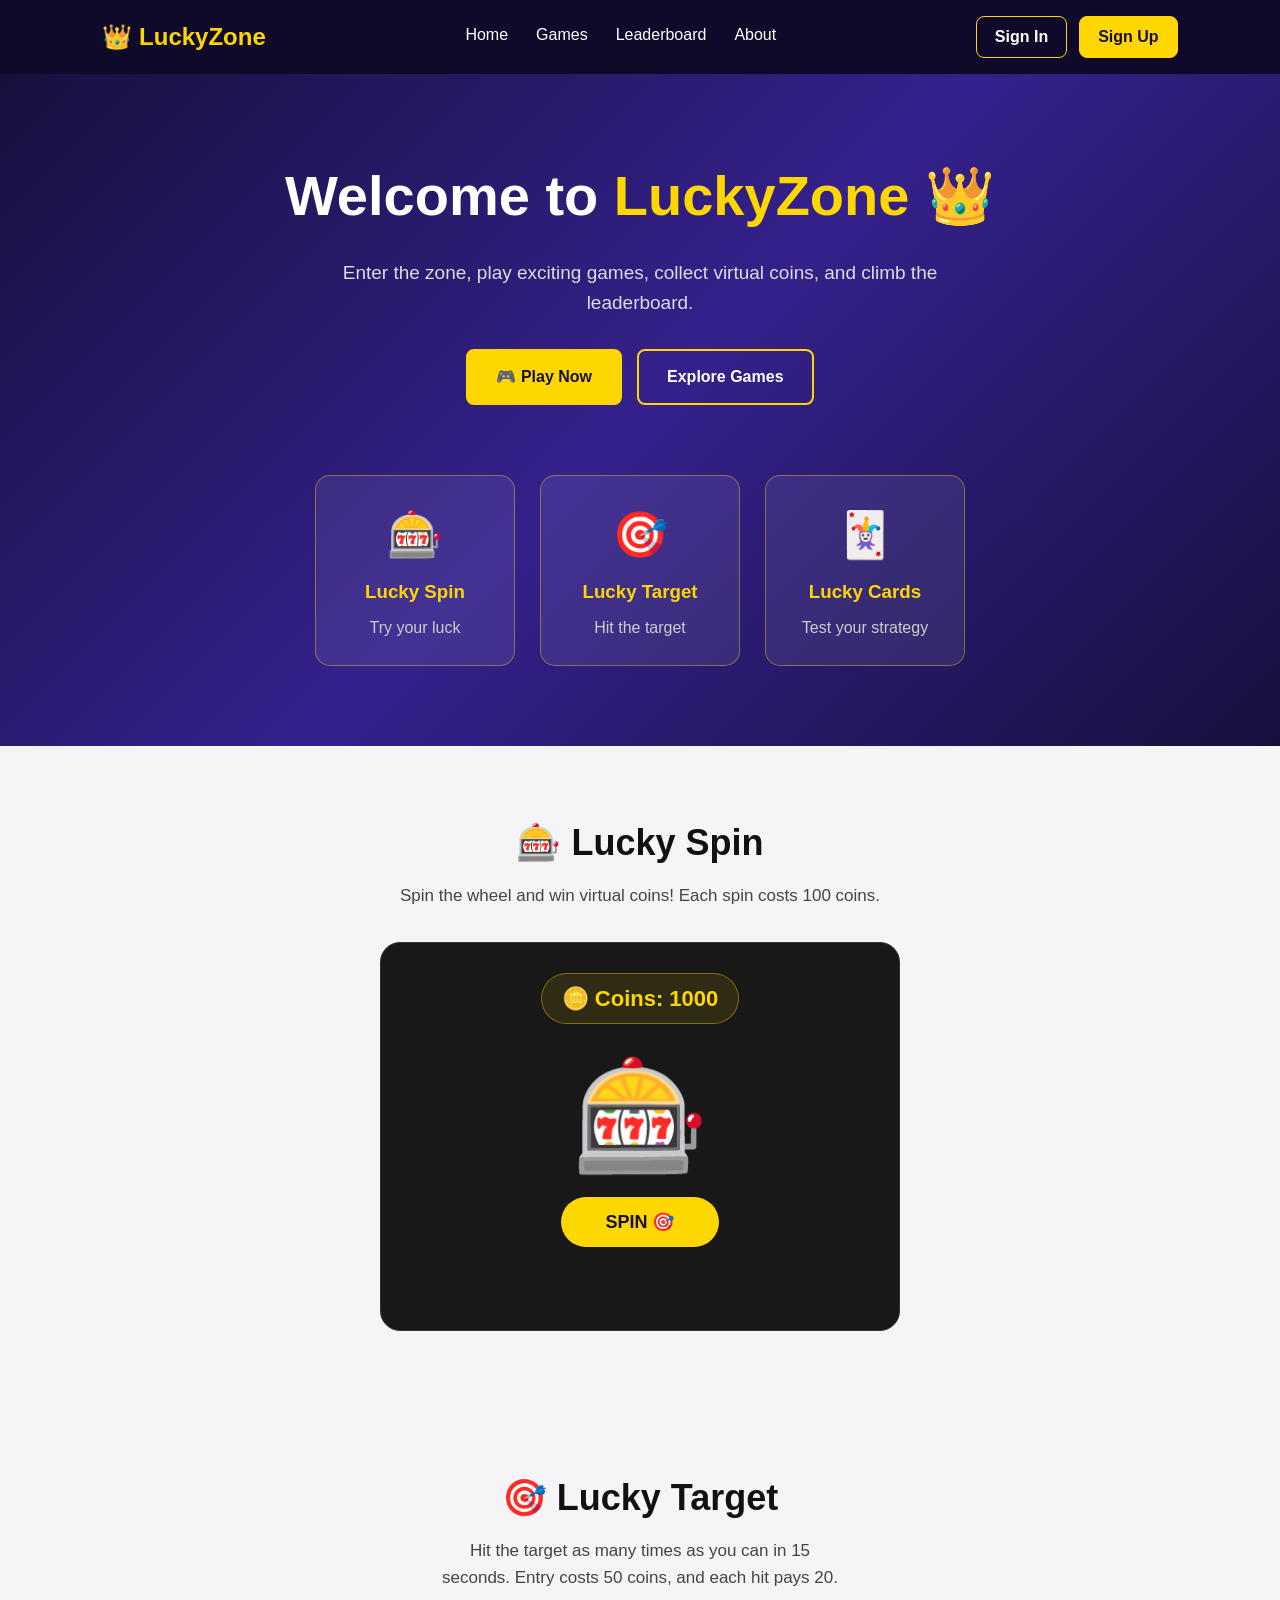
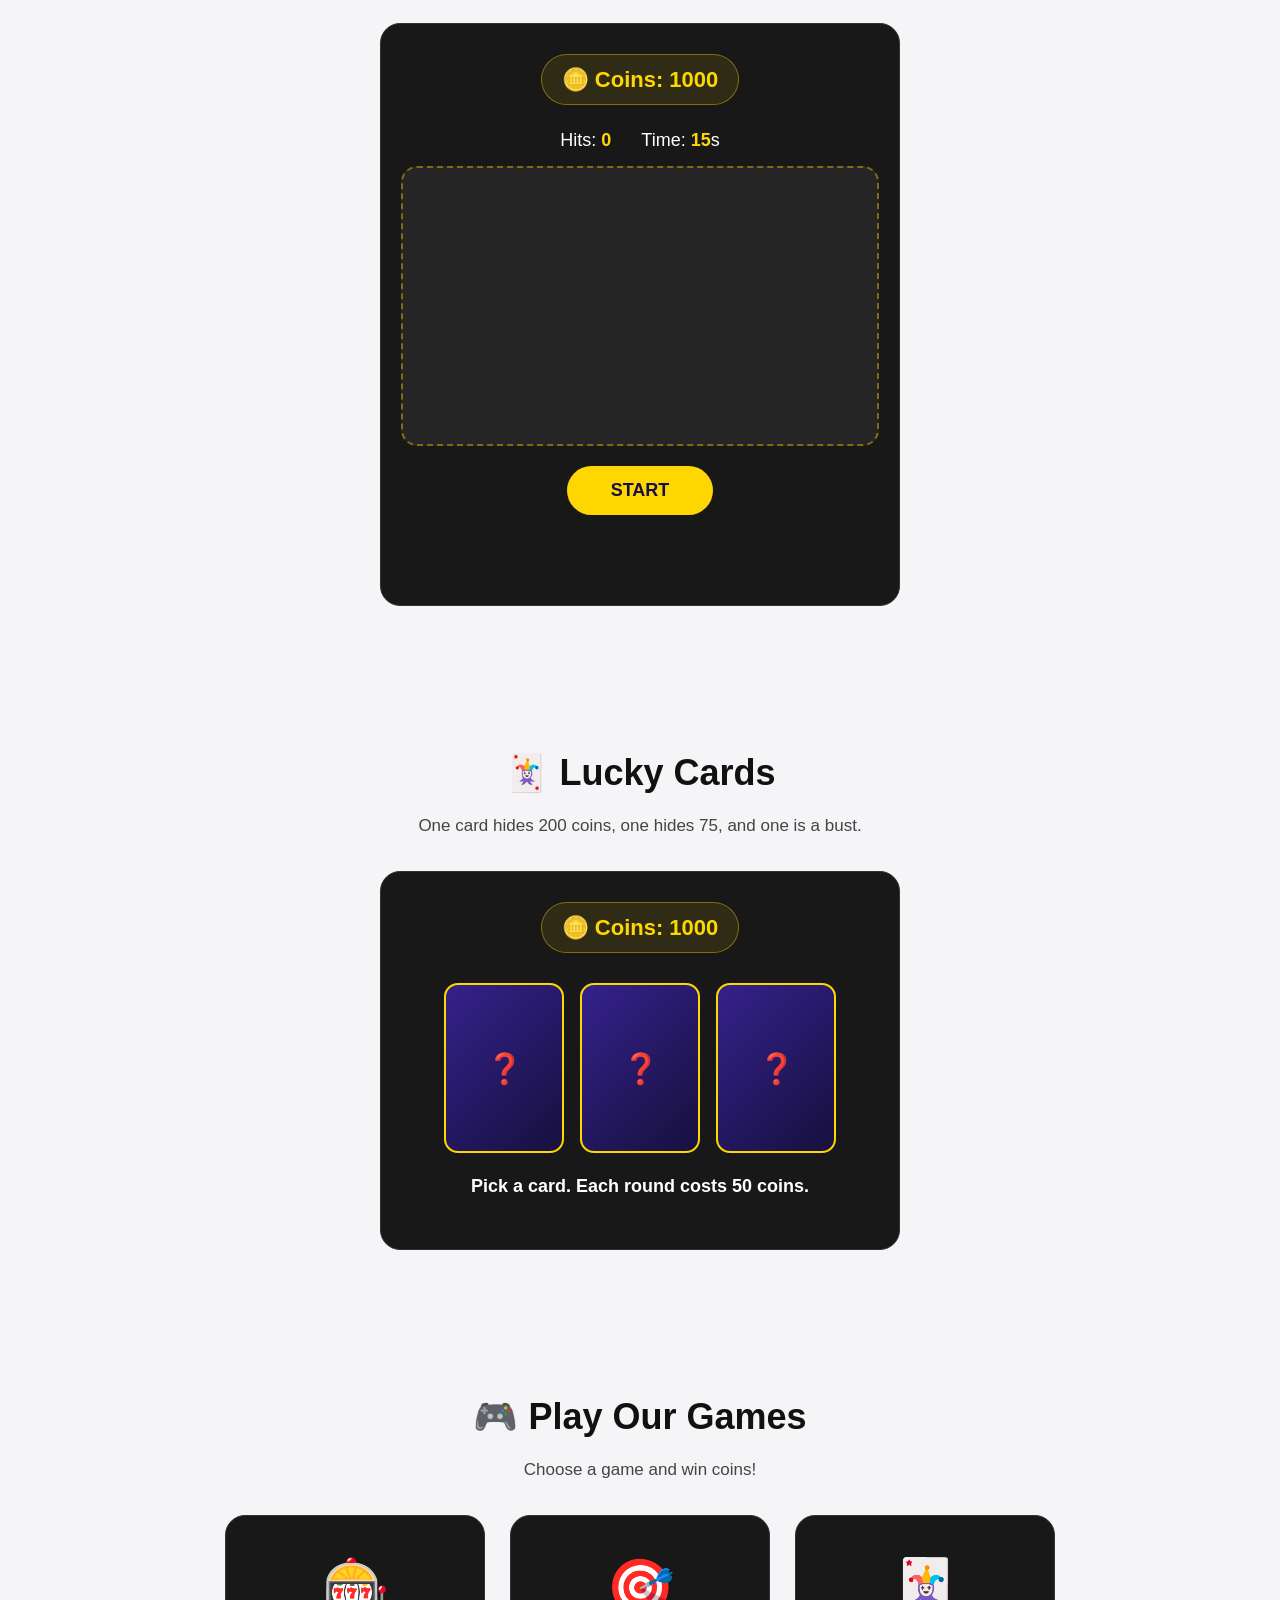
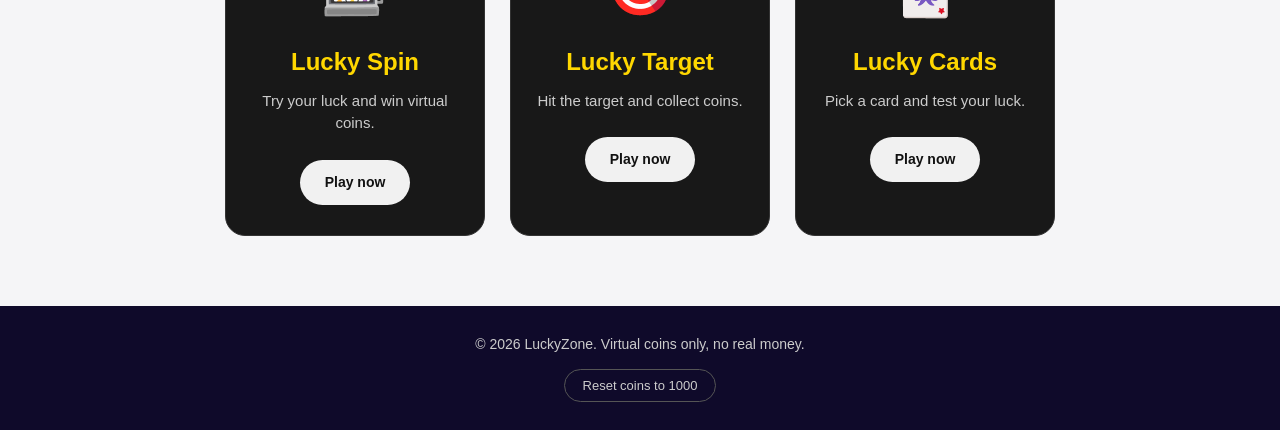
<file: index.html>
<!DOCTYPE html>
<html lang="en">
<head>
  <meta charset="UTF-8">
  <meta name="viewport" content="width=device-width, initial-scale=1.0">
  <title>LuckyZone | Play games, win virtual coins</title>
  <link rel="stylesheet" href="style.css">
</head>

<body>

  <!-- HEADER -->
  <header class="site-header">
    <a href="index.html" class="logo">👑 LuckyZone</a>

    <nav class="main-nav" aria-label="Main">
      <a href="index.html">Home</a>
      <a href="games.html">Games</a>
      <a href="leaderboard.html">Leaderboard</a>
      <a href="about.html">About</a>
    </nav>

    <div class="auth-buttons">
      <a href="signin.html" class="signin">Sign In</a>
      <a href="signup.html" class="signup">Sign Up</a>
    </div>
  </header>

  <main>

    <!-- HERO -->
    <section class="hero" id="home">
      <div class="hero-content">
        <h1>Welcome to <span>LuckyZone</span> 👑</h1>
        <p>Enter the zone, play exciting games, collect virtual coins, and climb the leaderboard.</p>

        <div class="hero-buttons">
          <a href="#lucky-spin" class="play-btn">🎮 Play Now</a>
          <a href="#games" class="games-btn">Explore Games</a>
        </div>
      </div>

      <div class="games-preview">
        <a href="#lucky-spin" class="preview-card">
          <div class="game-icon">🎰</div>
          <h3>Lucky Spin</h3>
          <p>Try your luck</p>
        </a>

        <a href="#lucky-target" class="preview-card">
          <div class="game-icon">🎯</div>
          <h3>Lucky Target</h3>
          <p>Hit the target</p>
        </a>

        <a href="#lucky-cards" class="preview-card">
          <div class="game-icon">🃏</div>
          <h3>Lucky Cards</h3>
          <p>Test your strategy</p>
        </a>
      </div>
    </section>

    <!-- LUCKY SPIN -->
    <section class="lucky-spin" id="lucky-spin">
      <h2>🎰 Lucky Spin</h2>
      <p class="section-sub">Spin the wheel and win virtual coins! Each spin costs 100 coins.</p>

      <div class="spin-panel">
        <div class="coin-display">🪙 Coins: <span class="coin-count">1000</span></div>
        <div class="spin-wheel" id="spin-wheel">🎰</div>
        <button id="spin-btn" class="spin-btn">SPIN 🎯</button>
        <p id="result" aria-live="polite"></p>
      </div>
    </section>

    <!-- LUCKY TARGET -->
    <section class="lucky-target" id="lucky-target">
      <h2>🎯 Lucky Target</h2>
      <p class="section-sub">Hit the target as many times as you can in 15 seconds. Entry costs 50 coins, and each hit pays 20.</p>

      <div class="spin-panel target-panel">
        <div class="coin-display">🪙 Coins: <span class="coin-count">1000</span></div>
        <div class="target-stats">
          <span>Hits: <strong id="target-hits">0</strong></span>
          <span>Time: <strong id="target-time">15</strong>s</span>
        </div>
        <div class="target-arena" id="target-arena">
          <button class="target-btn" id="target-btn" aria-label="Target" hidden>🎯</button>
        </div>
        <button id="target-start" class="spin-btn">START</button>
        <p class="game-result" id="target-result" aria-live="polite"></p>
      </div>
    </section>

    <!-- LUCKY CARDS -->
    <section class="lucky-cards" id="lucky-cards">
      <h2>🃏 Lucky Cards</h2>
      <p class="section-sub">One card hides 200 coins, one hides 75, and one is a bust.</p>

      <div class="spin-panel cards-panel">
        <div class="coin-display">🪙 Coins: <span class="coin-count">1000</span></div>
        <div class="card-row">
          <button class="play-card" aria-label="Card 1">❓</button>
          <button class="play-card" aria-label="Card 2">❓</button>
          <button class="play-card" aria-label="Card 3">❓</button>
        </div>
        <p class="game-result" id="cards-result" aria-live="polite"></p>
        <button id="cards-reset" class="spin-btn" hidden>PLAY AGAIN</button>
      </div>
    </section>

    <!-- GAMES -->
    <section class="games" id="games">
      <h2>🎮 Play Our Games</h2>
      <p class="section-sub">Choose a game and win coins!</p>

      <div class="game-container">
        <div class="game-card">
          <div class="game-icon">🎰</div>
          <h3>Lucky Spin</h3>
          <p>Try your luck and win virtual coins.</p>
          <a href="#lucky-spin" class="game-btn">Play now</a>
        </div>

        <div class="game-card">
          <div class="game-icon">🎯</div>
          <h3>Lucky Target</h3>
          <p>Hit the target and collect coins.</p>
          <a href="#lucky-target" class="game-btn">Play now</a>
        </div>

        <div class="game-card">
          <div class="game-icon">🃏</div>
          <h3>Lucky Cards</h3>
          <p>Pick a card and test your luck.</p>
          <a href="#lucky-cards" class="game-btn">Play now</a>
        </div>
      </div>
    </section>

  </main>

  <footer class="site-footer">
    <p>© 2026 LuckyZone. Virtual coins only, no real money.</p>
    <button id="reset-coins" class="reset-btn">Reset coins to 1000</button>
  </footer>

  <script src="script.js"></script>
</body>
</html>
</file>
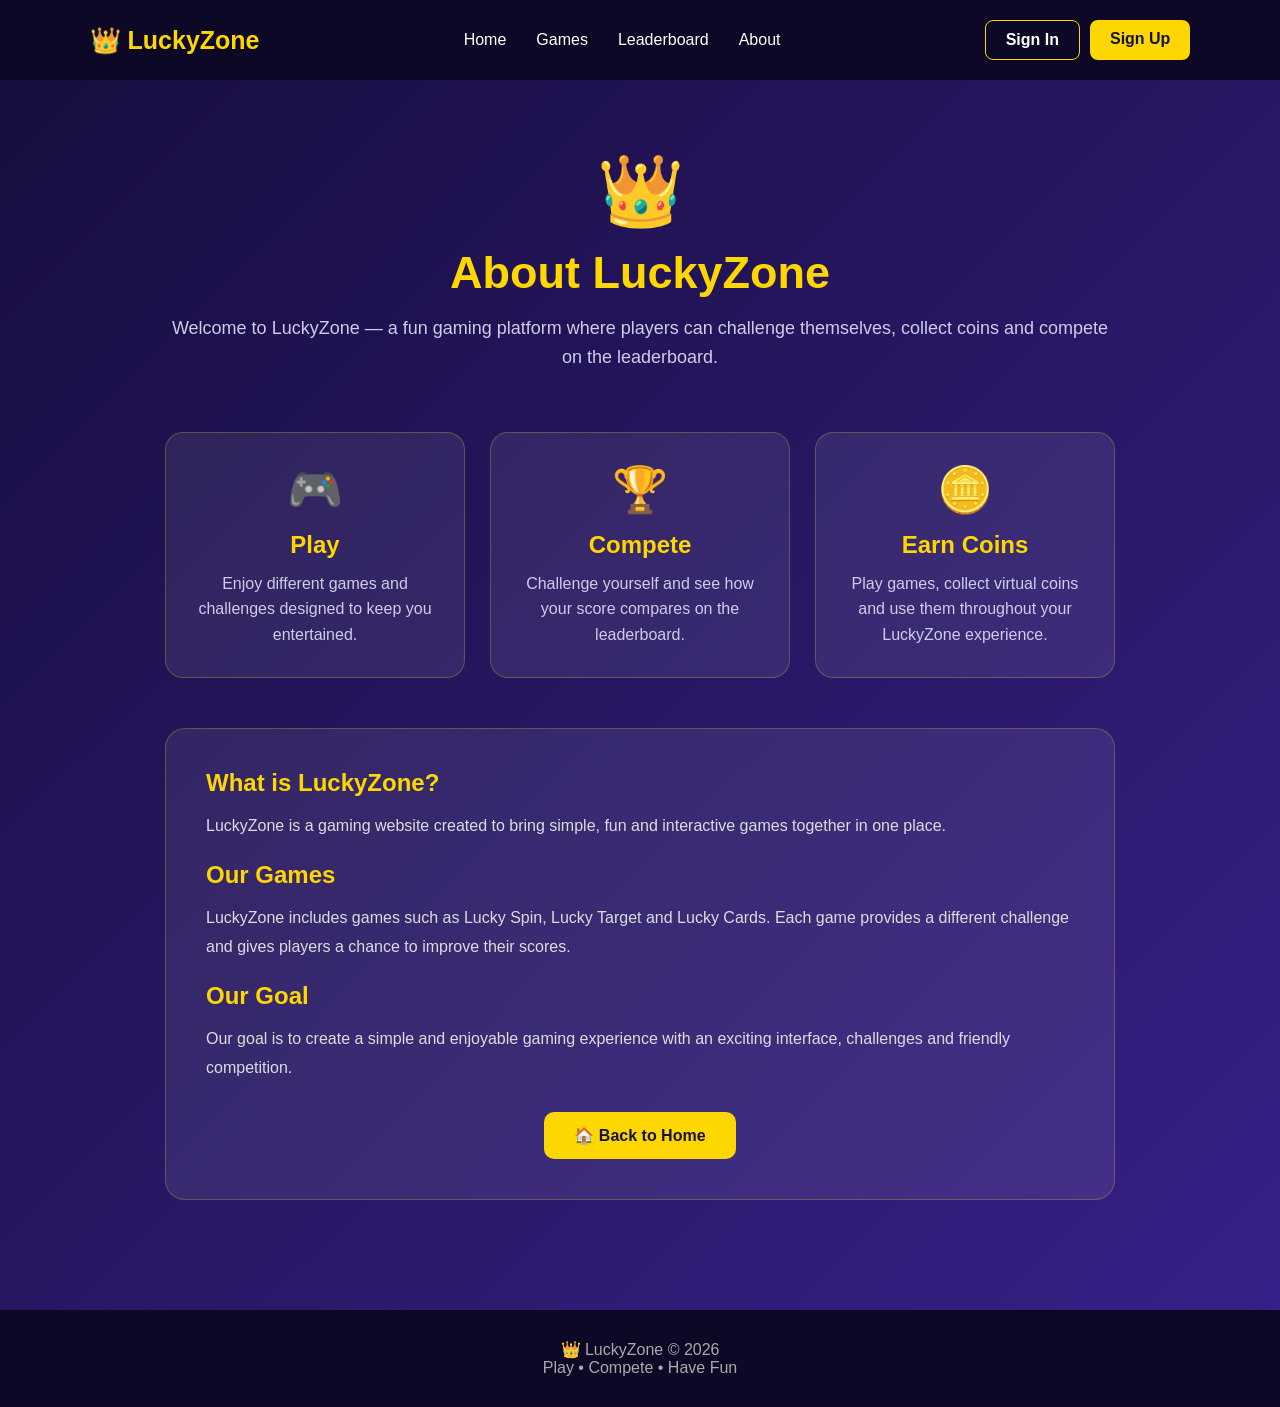
<file: about.html>
<!DOCTYPE html>
<html lang="en">
<head>
    <meta charset="UTF-8">
    <meta name="viewport" content="width=device-width, initial-scale=1.0">

    <title>About - LuckyZone</title>

    <style>

        /* =========================
           RESET
        ========================= */

        * {
            margin: 0;
            padding: 0;
            box-sizing: border-box;
            font-family: Arial, sans-serif;
        }


        /* =========================
           BODY
        ========================= */

        body {
            min-height: 100vh;
            background: linear-gradient(135deg, #170d3d, #38218a);
            color: white;
        }


        /* =========================
           NAVBAR
        ========================= */

        .navbar {
            height: 80px;
            display: flex;
            align-items: center;
            justify-content: space-between;
            padding: 0 7%;
            background: #0d0826;
        }

        .logo {
            font-size: 25px;
            font-weight: bold;
            color: #ffd700;
        }

        .nav-links {
            display: flex;
            gap: 30px;
        }

        .nav-links a {
            color: white;
            text-decoration: none;
        }

        .nav-links a:hover {
            color: #ffd700;
        }

        .nav-buttons {
            display: flex;
            gap: 10px;
        }

        .signin-btn,
        .signup-btn {
            padding: 10px 20px;
            border-radius: 8px;
            text-decoration: none;
            font-weight: bold;
        }

        .signin-btn {
            border: 1px solid #ffd700;
            color: white;
        }

        .signup-btn {
            background: #ffd700;
            color: #17113d;
        }


        /* =========================
           ABOUT SECTION
        ========================= */

        .about-container {
            max-width: 1000px;
            margin: auto;
            padding: 70px 25px;
        }


        /* =========================
           HERO
        ========================= */

        .about-hero {
            text-align: center;
            margin-bottom: 60px;
        }

        .about-hero .crown {
            font-size: 70px;
            margin-bottom: 15px;
        }

        .about-hero h1 {
            font-size: 45px;
            color: #ffd700;
            margin-bottom: 15px;
        }

        .about-hero p {
            color: #d0cbe8;
            font-size: 18px;
            line-height: 1.6;
        }


        /* =========================
           CARDS
        ========================= */

        .about-grid {
            display: grid;
            grid-template-columns: repeat(3, 1fr);
            gap: 25px;
            margin-bottom: 50px;
        }

        .about-card {
            padding: 30px;
            background: rgba(255, 255, 255, 0.08);
            border: 1px solid rgba(255, 215, 0, 0.25);
            border-radius: 18px;
            text-align: center;
            transition: 0.3s;
        }

        .about-card:hover {
            transform: translateY(-5px);
            border-color: #ffd700;
            box-shadow: 0 10px 30px rgba(0, 0, 0, 0.3);
        }

        .about-card .icon {
            font-size: 45px;
            margin-bottom: 15px;
        }

        .about-card h2 {
            color: #ffd700;
            margin-bottom: 12px;
        }

        .about-card p {
            color: #d0cbe8;
            line-height: 1.6;
        }


        /* =========================
           MAIN INFORMATION
        ========================= */

        .about-info {
            background: rgba(255, 255, 255, 0.08);
            border: 1px solid rgba(255, 215, 0, 0.25);
            border-radius: 20px;
            padding: 40px;
            margin-bottom: 40px;
        }

        .about-info h2 {
            color: #ffd700;
            margin-bottom: 15px;
        }

        .about-info p {
            color: #ddd;
            line-height: 1.8;
            margin-bottom: 20px;
        }


        /* =========================
           BUTTON
        ========================= */

        .home-button {
            display: block;
            width: fit-content;
            margin: 30px auto 0;
            padding: 14px 30px;
            background: #ffd700;
            color: #17113d;
            border-radius: 10px;
            text-decoration: none;
            font-weight: bold;
            transition: 0.2s;
        }

        .home-button:hover {
            transform: translateY(-3px);
            box-shadow: 0 8px 20px rgba(255, 215, 0, 0.3);
        }


        /* =========================
           FOOTER
        ========================= */

        footer {
            text-align: center;
            padding: 30px;
            background: #0d0826;
            color: #aaa;
        }


        /* =========================
           MOBILE
        ========================= */

        @media (max-width: 800px) {

            .navbar {
                padding: 0 20px;
            }

            .nav-links {
                display: none;
            }

            .about-grid {
                grid-template-columns: 1fr;
            }

            .about-hero h1 {
                font-size: 35px;
            }

            .about-info {
                padding: 25px;
            }
        }

    </style>
</head>


<body>


    <!-- =========================
         NAVIGATION
    ========================= -->

    <nav class="navbar">

        <div class="logo">
            👑 LuckyZone
        </div>


        <div class="nav-links">

            <a href="index.html">
                Home
            </a>

            <a href="games.html">
                Games
            </a>

            <a href="leaderboard.html">
                Leaderboard
            </a>

            <a href="about.html">
                About
            </a>

        </div>


        <div class="nav-buttons">

            <a
                href="signin.html"
                class="signin-btn"
            >
                Sign In
            </a>

            <a
                href="signup.html"
                class="signup-btn"
            >
                Sign Up
            </a>

        </div>

    </nav>



    <!-- =========================
         ABOUT CONTENT
    ========================= -->

    <main class="about-container">


        <!-- HERO -->

        <section class="about-hero">

            <div class="crown">
                👑
            </div>

            <h1>
                About LuckyZone
            </h1>

            <p>
                Welcome to LuckyZone — a fun gaming
                platform where players can challenge
                themselves, collect coins and compete
                on the leaderboard.
            </p>

        </section>



        <!-- THREE CARDS -->

        <section class="about-grid">


            <div class="about-card">

                <div class="icon">
                    🎮
                </div>

                <h2>
                    Play
                </h2>

                <p>
                    Enjoy different games and challenges
                    designed to keep you entertained.
                </p>

            </div>



            <div class="about-card">

                <div class="icon">
                    🏆
                </div>

                <h2>
                    Compete
                </h2>

                <p>
                    Challenge yourself and see how your
                    score compares on the leaderboard.
                </p>

            </div>



            <div class="about-card">

                <div class="icon">
                    🪙
                </div>

                <h2>
                    Earn Coins
                </h2>

                <p>
                    Play games, collect virtual coins and
                    use them throughout your LuckyZone
                    experience.
                </p>

            </div>

        </section>



        <!-- ABOUT INFORMATION -->

        <section class="about-info">

            <h2>
                What is LuckyZone?
            </h2>

            <p>
                LuckyZone is a gaming website created
                to bring simple, fun and interactive
                games together in one place.
            </p>


            <h2>
                Our Games
            </h2>

            <p>
                LuckyZone includes games such as Lucky
                Spin, Lucky Target and Lucky Cards.
                Each game provides a different challenge
                and gives players a chance to improve
                their scores.
            </p>


            <h2>
                Our Goal
            </h2>

            <p>
                Our goal is to create a simple and
                enjoyable gaming experience with an
                exciting interface, challenges and
                friendly competition.
            </p>


            <a
                href="index.html"
                class="home-button"
            >
                🏠 Back to Home
            </a>

        </section>

    </main>



    <!-- =========================
         FOOTER
    ========================= -->

    <footer>

        <p>
            👑 LuckyZone © 2026
        </p>

        <p>
            Play • Compete • Have Fun
        </p>

    </footer>


</body>
</html>
</file>
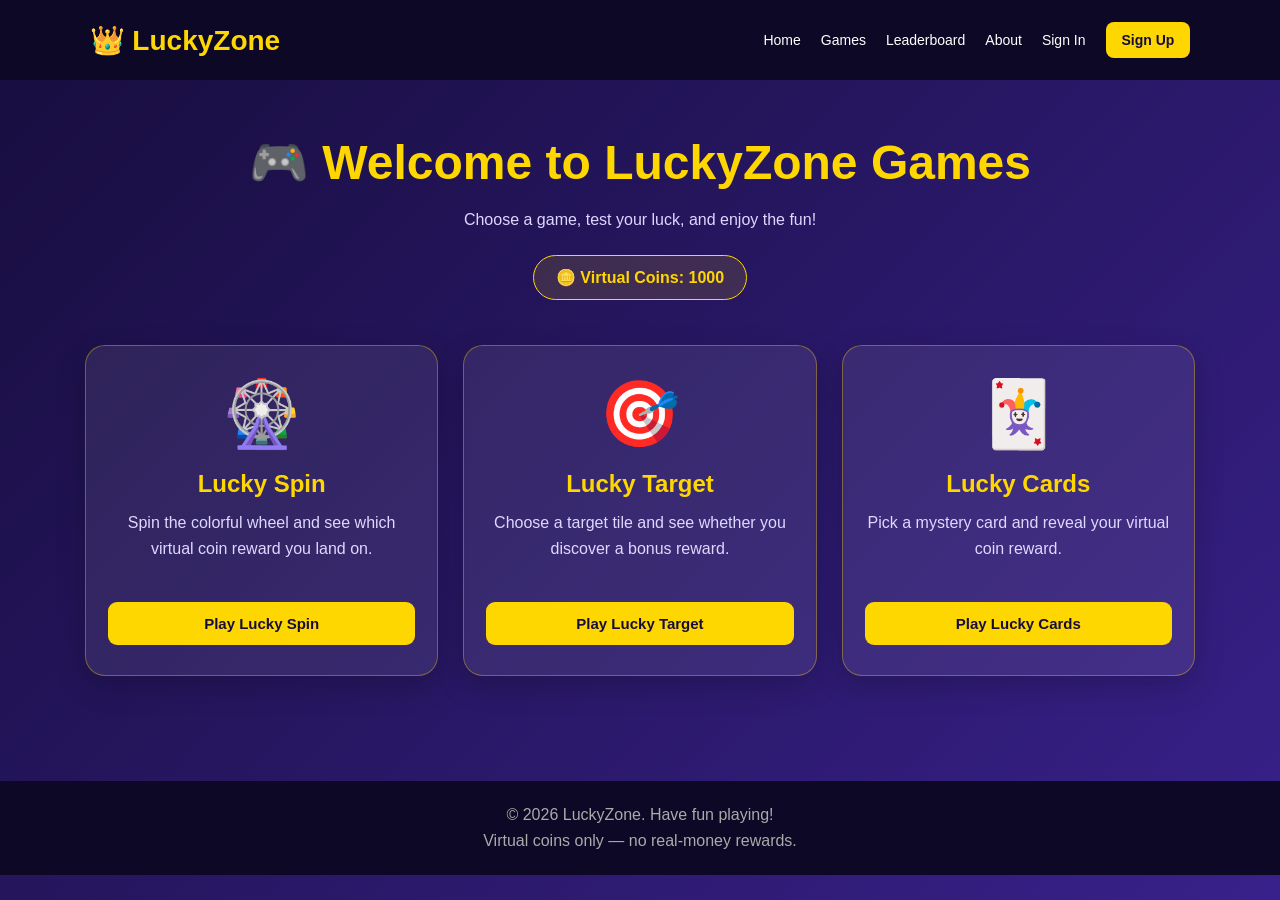
<file: games.html>
<!DOCTYPE html>
<html lang="en">
<head>
<meta charset="UTF-8">
<meta name="viewport" content="width=device-width, initial-scale=1.0">
<title>Games - LuckyZone</title>

<style>
* {
    margin: 0;
    padding: 0;
    box-sizing: border-box;
}

body {
    font-family: Arial, sans-serif;
    background: linear-gradient(135deg, #170d3d, #38218a);
    color: white;
    min-height: 100vh;
}

.navbar {
    background: #0d0826;
    min-height: 80px;
    padding: 15px 7%;
    display: flex;
    justify-content: space-between;
    align-items: center;
    gap: 20px;
    flex-wrap: wrap;
}

.logo {
    color: #ffd700;
    font-size: 28px;
    font-weight: bold;
}

.nav-links {
    display: flex;
    gap: 20px;
    align-items: center;
    flex-wrap: wrap;
}

.nav-links a {
    color: white;
    text-decoration: none;
    font-size: 14px;
}

.nav-links a:hover {
    color: #ffd700;
}

.signup-btn {
    background: #ffd700;
    color: #170d3d !important;
    padding: 10px 16px;
    border-radius: 8px;
    font-weight: bold;
}

.container {
    max-width: 1150px;
    margin: auto;
    padding: 55px 20px;
}

.hero {
    text-align: center;
    margin-bottom: 45px;
}

.hero h1 {
    color: #ffd700;
    font-size: clamp(32px, 5vw, 48px);
    margin-bottom: 15px;
}

.hero p {
    color: #ded8ff;
    line-height: 1.7;
}

.coins {
    display: inline-block;
    margin-top: 22px;
    padding: 12px 22px;
    background: rgba(255, 215, 0, 0.12);
    border: 1px solid #ffd700;
    border-radius: 30px;
    color: #ffd700;
    font-weight: bold;
}

.games-grid {
    display: grid;
    grid-template-columns: repeat(3, 1fr);
    gap: 25px;
}

.game-card {
    background: rgba(255, 255, 255, 0.08);
    border: 1px solid rgba(255, 215, 0, 0.35);
    border-radius: 20px;
    padding: 30px 22px;
    text-align: center;
    box-shadow: 0 10px 30px rgba(0, 0, 0, 0.2);
    transition: transform 0.25s, border-color 0.25s;
}

.game-card:hover {
    transform: translateY(-7px);
    border-color: #ffd700;
}

.game-icon {
    font-size: 65px;
    margin-bottom: 18px;
}

.game-card h2 {
    color: #ffd700;
    margin-bottom: 12px;
}

.game-card p {
    color: #ded8ff;
    line-height: 1.6;
    min-height: 70px;
    margin-bottom: 22px;
}

.play-btn {
    background: #ffd700;
    color: #170d3d;
    border: none;
    border-radius: 9px;
    padding: 13px 20px;
    font-size: 15px;
    font-weight: bold;
    cursor: pointer;
    width: 100%;
}

.play-btn:hover {
    background: #ffe65c;
}

.game-area {
    display: none;
    margin-top: 35px;
    padding: 30px 20px;
    text-align: center;
    background: rgba(13, 8, 38, 0.75);
    border: 1px solid #ffd700;
    border-radius: 20px;
}

.game-area h2 {
    color: #ffd700;
    margin-bottom: 15px;
}

.game-area p {
    color: #ded8ff;
    line-height: 1.7;
    margin-bottom: 20px;
}

.result {
    margin: 20px 0;
    font-size: 20px;
    font-weight: bold;
    color: #ffd700;
    min-height: 28px;
}

.spin-wheel {
    width: 150px;
    height: 150px;
    border-radius: 50%;
    margin: 25px auto;
    border: 5px solid #ffd700;
    background: conic-gradient(
        #ffd700 0deg 60deg,
        #38218a 60deg 120deg,
        #ff5e9c 120deg 180deg,
        #38218a 180deg 240deg,
        #00c9a7 240deg 300deg,
        #38218a 300deg 360deg
    );
    display: flex;
    align-items: center;
    justify-content: center;
    font-size: 30px;
    transition: transform 1s;
}

.target-grid {
    display: grid;
    grid-template-columns: repeat(3, 75px);
    justify-content: center;
    gap: 10px;
    margin: 20px auto;
}

.target-grid button,
.card-choice {
    background: #38218a;
    color: white;
    border: 1px solid #ffd700;
    border-radius: 12px;
    height: 65px;
    font-size: 24px;
    cursor: pointer;
}

.target-grid button:hover,
.card-choice:hover {
    background: #6246c5;
}

.card-choices {
    display: flex;
    justify-content: center;
    gap: 15px;
    flex-wrap: wrap;
}

.card-choice {
    width: 85px;
    height: 110px;
    font-size: 35px;
}

.back-btn {
    margin-top: 15px;
    background: transparent;
    border: 1px solid #ffd700;
    color: #ffd700;
    padding: 10px 20px;
    border-radius: 8px;
    cursor: pointer;
}

footer {
    text-align: center;
    padding: 25px;
    background: #0d0826;
    color: #aaa;
    margin-top: 50px;
}

@media (max-width: 850px) {
    .games-grid {
        grid-template-columns: 1fr;
    }

    .game-card p {
        min-height: auto;
    }

    .navbar {
        justify-content: center;
    }

    .nav-links {
        justify-content: center;
    }
}
</style>
</head>

<body>

<nav class="navbar">
    <div class="logo">👑 LuckyZone</div>

    <div class="nav-links">
        <a href="index.html">Home</a>
        <a href="games.html">Games</a>
        <a href="leaderboard.html">Leaderboard</a>
        <a href="about.html">About</a>
        <a href="signin.html">Sign In</a>
        <a href="signup.html" class="signup-btn">Sign Up</a>
    </div>
</nav>

<main class="container">

    <section class="hero">
        <h1>🎮 Welcome to LuckyZone Games</h1>
        <p>Choose a game, test your luck, and enjoy the fun!</p>
        <div class="coins">🪙 Virtual Coins: <span id="coinBalance">1000</span></div>
    </section>

    <section class="games-grid">

        <div class="game-card">
            <div class="game-icon">🎡</div>
            <h2>Lucky Spin</h2>
            <p>Spin the colorful wheel and see which virtual coin reward you land on.</p>
            <button class="play-btn" onclick="openGame('spinGame')">
                Play Lucky Spin
            </button>
        </div>

        <div class="game-card">
            <div class="game-icon">🎯</div>
            <h2>Lucky Target</h2>
            <p>Choose a target tile and see whether you discover a bonus reward.</p>
            <button class="play-btn" onclick="openGame('targetGame')">
                Play Lucky Target
            </button>
        </div>

        <div class="game-card">
            <div class="game-icon">🃏</div>
            <h2>Lucky Cards</h2>
            <p>Pick a mystery card and reveal your virtual coin reward.</p>
            <button class="play-btn" onclick="openGame('cardsGame')">
                Play Lucky Cards
            </button>
        </div>

    </section>

    <!-- LUCKY SPIN -->
    <section class="game-area" id="spinGame">
        <h2>🎡 Lucky Spin</h2>
        <p>Press spin to discover your virtual reward.</p>

        <div class="spin-wheel" id="wheel">⭐</div>

        <button class="play-btn" onclick="spinWheel()">
            SPIN THE WHEEL
        </button>

        <div class="result" id="spinResult"></div>
        <button class="back-btn" onclick="closeGames()">Back to Games</button>
    </section>

    <!-- LUCKY TARGET -->
    <section class="game-area" id="targetGame">
        <h2>🎯 Lucky Target</h2>
        <p>Choose one of the nine tiles. Find the bonus for virtual coins!</p>

        <div class="target-grid" id="targetGrid">
            <button onclick="chooseTarget(this)">?</button>
            <button onclick="chooseTarget(this)">?</button>
            <button onclick="chooseTarget(this)">?</button>
            <button onclick="chooseTarget(this)">?</button>
            <button onclick="chooseTarget(this)">?</button>
            <button onclick="chooseTarget(this)">?</button>
            <button onclick="chooseTarget(this)">?</button>
            <button onclick="chooseTarget(this)">?</button>
            <button onclick="chooseTarget(this)">?</button>
        </div>

        <div class="result" id="targetResult"></div>
        <button class="play-btn" onclick="resetTarget()">Try Another Round</button>
        <button class="back-btn" onclick="closeGames()">Back to Games</button>
    </section>

    <!-- LUCKY CARDS -->
    <section class="game-area" id="cardsGame">
        <h2>🃏 Lucky Cards</h2>
        <p>Pick one card to reveal your virtual coin reward.</p>

        <div class="card-choices">
            <button class="card-choice" onclick="chooseCard(this)">?</button>
            <button class="card-choice" onclick="chooseCard(this)">?</button>
            <button class="card-choice" onclick="chooseCard(this)">?</button>
        </div>

        <div class="result" id="cardsResult"></div>
        <button class="play-btn" onclick="resetCards()">Play Again</button>
        <button class="back-btn" onclick="closeGames()">Back to Games</button>
    </section>

</main>

<footer>
    <p>© 2026 LuckyZone. Have fun playing!</p>
    <p style="margin-top: 8px;">Virtual coins only — no real-money rewards.</p>
</footer>

<script>
let coins = Number(localStorage.getItem("luckyzoneCoins")) || 1000;
let targetPlayed = false;
let cardsPlayed = false;
let spinPlayed = false;

function updateCoins() {
    document.getElementById("coinBalance").textContent = coins;
    localStorage.setItem("luckyzoneCoins", String(coins));
}

function openGame(gameId) {
    closeGames();
    document.getElementById(gameId).style.display = "block";
    document.getElementById(gameId).scrollIntoView({
        behavior: "smooth",
        block: "center"
    });
}

function closeGames() {
    document.querySelectorAll(".game-area").forEach(function(game) {
        game.style.display = "none";
    });
}

function spinWheel() {
    if (spinPlayed) {
        document.getElementById("spinResult").textContent =
            "You have spun this round! Choose another game.";
        return;
    }

    spinPlayed = true;

    const rewards = [10, 25, 50, 100, 200, 500];
    const reward = rewards[Math.floor(Math.random() * rewards.length)];

    const wheel = document.getElementById("wheel");
    wheel.style.transform =
        "rotate(" + (720 + Math.floor(Math.random() * 1440)) + "deg)";

    coins += reward;
    updateCoins();

    document.getElementById("spinResult").textContent =
        "🎉 You received " + reward + " virtual coins!";

    setTimeout(function() {
        spinPlayed = false;
    }, 1500);
}

function chooseTarget(button) {
    if (targetPlayed) return;

    targetPlayed = true;

    const reward = Math.floor(Math.random() * 101);
    button.textContent = "🎯";
    button.style.background = "#00a884";

    coins += reward;
    updateCoins();

    document.getElementById("targetResult").textContent =
        "You found " + reward + " virtual coins!";
}

function resetTarget() {
    targetPlayed = false;

    document.querySelectorAll("#targetGrid button").forEach(function(button) {
        button.textContent = "?";
        button.style.background = "#38218a";
    });

    document.getElementById("targetResult").textContent = "";
}

function chooseCard(button) {
    if (cardsPlayed) return;

    cardsPlayed = true;

    const rewards = [10, 25, 50, 100, 250];
    const reward = rewards[Math.floor(Math.random() * rewards.length)];

    button.textContent = "⭐";
    button.style.background = "#6246c5";

    coins += reward;
    updateCoins();

    document.getElementById("cardsResult").textContent =
        "🎉 Your card revealed " + reward + " virtual coins!";
}

function resetCards() {
    cardsPlayed = false;

    document.querySelectorAll(".card-choice").forEach(function(card) {
        card.textContent = "?";
        card.style.background = "#38218a";
    });

    document.getElementById("cardsResult").textContent = "";
}

updateCoins();
</script>

</body>
</html>
</file>
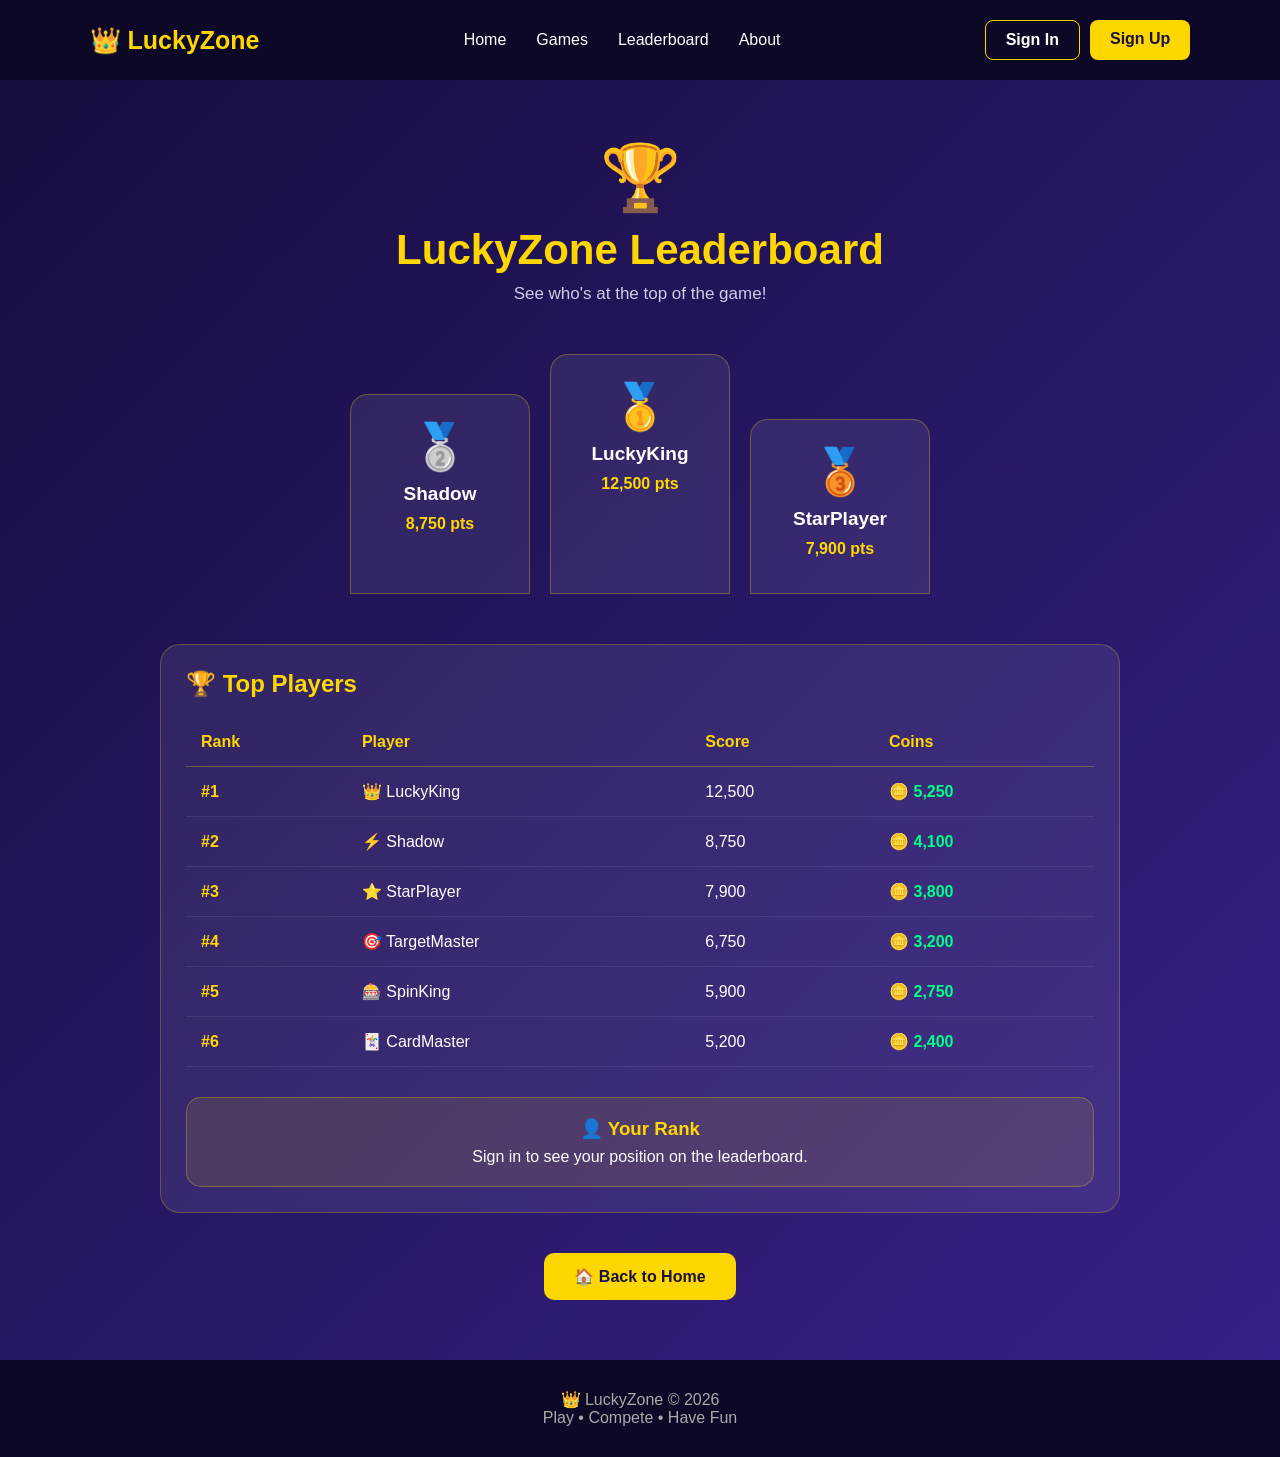
<file: leaderboard.html>
<!DOCTYPE html>
<html lang="en">
<head>
    <meta charset="UTF-8">
    <meta name="viewport" content="width=device-width, initial-scale=1.0">

    <title>Leaderboard - LuckyZone</title>

    <style>

        * {
            margin: 0;
            padding: 0;
            box-sizing: border-box;
            font-family: Arial, sans-serif;
        }

        body {
            min-height: 100vh;
            background: linear-gradient(135deg, #170d3d, #38218a);
            color: white;
        }


        /* =========================
           NAVBAR
        ========================= */

        .navbar {
            height: 80px;
            display: flex;
            align-items: center;
            justify-content: space-between;
            padding: 0 7%;
            background: #0d0826;
        }

        .logo {
            font-size: 25px;
            font-weight: bold;
            color: #ffd700;
        }

        .nav-links {
            display: flex;
            gap: 30px;
        }

        .nav-links a {
            color: white;
            text-decoration: none;
        }

        .nav-links a:hover {
            color: #ffd700;
        }

        .nav-buttons {
            display: flex;
            gap: 10px;
        }

        .signin-btn,
        .signup-btn {
            padding: 10px 20px;
            border-radius: 8px;
            text-decoration: none;
            font-weight: bold;
        }

        .signin-btn {
            border: 1px solid #ffd700;
            color: white;
        }

        .signup-btn {
            background: #ffd700;
            color: #17113d;
        }


        /* =========================
           PAGE
        ========================= */

        .leaderboard-container {
            max-width: 1000px;
            margin: auto;
            padding: 60px 20px;
        }


        /* =========================
           HEADER
        ========================= */

        .leaderboard-header {
            text-align: center;
            margin-bottom: 50px;
        }

        .leaderboard-header .trophy {
            font-size: 65px;
        }

        .leaderboard-header h1 {
            color: #ffd700;
            font-size: 42px;
            margin: 10px 0;
        }

        .leaderboard-header p {
            color: #d0cbe8;
            font-size: 17px;
        }


        /* =========================
           PODIUM
        ========================= */

        .podium {
            display: flex;
            justify-content: center;
            align-items: end;
            gap: 20px;
            margin-bottom: 50px;
        }

        .podium-player {
            width: 180px;
            text-align: center;
            padding: 25px 15px;
            border-radius: 18px 18px 0 0;
            background: rgba(255, 255, 255, 0.08);
            border: 1px solid rgba(255, 215, 0, 0.3);
        }

        .first {
            height: 240px;
        }

        .second {
            height: 200px;
        }

        .third {
            height: 175px;
        }

        .medal {
            font-size: 45px;
        }

        .player-name {
            font-size: 19px;
            font-weight: bold;
            margin: 10px 0;
        }

        .player-score {
            color: #ffd700;
            font-weight: bold;
        }


        /* =========================
           LEADERBOARD TABLE
        ========================= */

        .leaderboard-box {
            background: rgba(255, 255, 255, 0.08);
            border: 1px solid rgba(255, 215, 0, 0.25);
            border-radius: 20px;
            padding: 25px;
            overflow-x: auto;
        }

        .leaderboard-box h2 {
            color: #ffd700;
            margin-bottom: 20px;
        }

        table {
            width: 100%;
            border-collapse: collapse;
        }

        th {
            color: #ffd700;
            text-align: left;
            padding: 15px;
            border-bottom: 1px solid rgba(255, 215, 0, 0.3);
        }

        td {
            padding: 15px;
            border-bottom: 1px solid rgba(255, 255, 255, 0.08);
        }

        tr:hover {
            background: rgba(255, 215, 0, 0.06);
        }

        .rank {
            font-weight: bold;
            color: #ffd700;
        }

        .coins {
            color: #00ff88;
            font-weight: bold;
        }


        /* =========================
           YOUR RANK
        ========================= */

        .your-rank {
            margin-top: 30px;
            padding: 20px;
            border-radius: 15px;
            background: rgba(255, 215, 0, 0.1);
            border: 1px solid rgba(255, 215, 0, 0.3);
            text-align: center;
        }

        .your-rank h3 {
            color: #ffd700;
            margin-bottom: 8px;
        }


        /* =========================
           HOME BUTTON
        ========================= */

        .home-button {
            display: block;
            width: fit-content;
            margin: 40px auto 0;
            padding: 14px 30px;
            background: #ffd700;
            color: #17113d;
            border-radius: 10px;
            text-decoration: none;
            font-weight: bold;
        }

        .home-button:hover {
            transform: translateY(-3px);
            box-shadow: 0 8px 20px rgba(255, 215, 0, 0.3);
        }


        /* =========================
           FOOTER
        ========================= */

        footer {
            text-align: center;
            padding: 30px;
            background: #0d0826;
            color: #aaa;
        }


        /* =========================
           MOBILE
        ========================= */

        @media (max-width: 700px) {

            .navbar {
                padding: 0 20px;
            }

            .nav-links {
                display: none;
            }

            .podium {
                gap: 8px;
            }

            .podium-player {
                width: 30%;
                padding: 15px 5px;
            }

            .first {
                height: 210px;
            }

            .second {
                height: 175px;
            }

            .third {
                height: 150px;
            }

            .leaderboard-header h1 {
                font-size: 32px;
            }
        }

    </style>
</head>


<body>


    <!-- =========================
         NAVIGATION
    ========================= -->

    <nav class="navbar">

        <div class="logo">
            👑 LuckyZone
        </div>


        <div class="nav-links">

            <a href="index.html">
                Home
            </a>

            <a href="games.html">
                Games
            </a>

            <a href="leaderboard.html">
                Leaderboard
            </a>

            <a href="about.html">
                About
            </a>

        </div>


        <div class="nav-buttons">

            <a href="signin.html" class="signin-btn">
                Sign In
            </a>

            <a href="signup.html" class="signup-btn">
                Sign Up
            </a>

        </div>

    </nav>



    <!-- =========================
         LEADERBOARD
    ========================= -->

    <main class="leaderboard-container">


        <!-- HEADER -->

        <section class="leaderboard-header">

            <div class="trophy">
                🏆
            </div>

            <h1>
                LuckyZone Leaderboard
            </h1>

            <p>
                See who's at the top of the game!
            </p>

        </section>



        <!-- =========================
             TOP 3 PODIUM
        ========================= -->

        <section class="podium">


            <!-- SECOND -->

            <div class="podium-player second">

                <div class="medal">
                    🥈
                </div>

                <div class="player-name">
                    Shadow
                </div>

                <div class="player-score">
                    8,750 pts
                </div>

            </div>



            <!-- FIRST -->

            <div class="podium-player first">

                <div class="medal">
                    🥇
                </div>

                <div class="player-name">
                    LuckyKing
                </div>

                <div class="player-score">
                    12,500 pts
                </div>

            </div>



            <!-- THIRD -->

            <div class="podium-player third">

                <div class="medal">
                    🥉
                </div>

                <div class="player-name">
                    StarPlayer
                </div>

                <div class="player-score">
                    7,900 pts
                </div>

            </div>

        </section>



        <!-- =========================
             TABLE
        ========================= -->

        <section class="leaderboard-box">

            <h2>
                🏆 Top Players
            </h2>


            <table>

                <thead>

                    <tr>

                        <th>
                            Rank
                        </th>

                        <th>
                            Player
                        </th>

                        <th>
                            Score
                        </th>

                        <th>
                            Coins
                        </th>

                    </tr>

                </thead>


                <tbody>

                    <tr>

                        <td class="rank">
                            #1
                        </td>

                        <td>
                            👑 LuckyKing
                        </td>

                        <td>
                            12,500
                        </td>

                        <td class="coins">
                            🪙 5,250
                        </td>

                    </tr>


                    <tr>

                        <td class="rank">
                            #2
                        </td>

                        <td>
                            ⚡ Shadow
                        </td>

                        <td>
                            8,750
                        </td>

                        <td class="coins">
                            🪙 4,100
                        </td>

                    </tr>


                    <tr>

                        <td class="rank">
                            #3
                        </td>

                        <td>
                            ⭐ StarPlayer
                        </td>

                        <td>
                            7,900
                        </td>

                        <td class="coins">
                            🪙 3,800
                        </td>

                    </tr>


                    <tr>

                        <td class="rank">
                            #4
                        </td>

                        <td>
                            🎯 TargetMaster
                        </td>

                        <td>
                            6,750
                        </td>

                        <td class="coins">
                            🪙 3,200
                        </td>

                    </tr>


                    <tr>

                        <td class="rank">
                            #5
                        </td>

                        <td>
                            🎰 SpinKing
                        </td>

                        <td>
                            5,900
                        </td>

                        <td class="coins">
                            🪙 2,750
                        </td>

                    </tr>


                    <tr>

                        <td class="rank">
                            #6
                        </td>

                        <td>
                            🃏 CardMaster
                        </td>

                        <td>
                            5,200
                        </td>

                        <td class="coins">
                            🪙 2,400
                        </td>

                    </tr>

                </tbody>

            </table>


            <!-- YOUR RANK -->

            <div class="your-rank">

                <h3>
                    👤 Your Rank
                </h3>

                <p>
                    Sign in to see your position
                    on the leaderboard.
                </p>

            </div>

        </section>



        <!-- HOME -->

        <a
            href="index.html"
            class="home-button"
        >
            🏠 Back to Home
        </a>

    </main>



    <!-- =========================
         FOOTER
    ========================= -->

    <footer>

        <p>
            👑 LuckyZone © 2026
        </p>

        <p>
            Play • Compete • Have Fun
        </p>

    </footer>


</body>
</html>
</file>
<file: style.css>
/* ===== RESET & BASE ===== */
*,
*::before,
*::after {
  margin: 0;
  padding: 0;
  box-sizing: border-box;
}

:root {
  --ink: #17103d;
  --deep: #0f0a2a;
  --violet: #34218c;
  --gold: #ffd700;
  --card: #181818;
  --muted: #ccc;
}

html {
  scroll-behavior: smooth;
}

body {
  font-family: "Segoe UI", Arial, Helvetica, sans-serif;
  background: #f5f5f7;
  color: #111;
  line-height: 1.5;
}

a:focus-visible,
button:focus-visible {
  outline: 3px solid var(--gold);
  outline-offset: 3px;
}

.section-sub {
  font-size: 18px;
  margin-bottom: 40px;
}

/* ===== HEADER ===== */
.site-header {
  display: flex;
  align-items: center;
  justify-content: space-between;
  flex-wrap: wrap;
  gap: 16px;
  padding: 16px 8%;
  background: var(--deep);
  position: sticky;
  top: 0;
  z-index: 10;
}

.logo {
  font-size: 24px;
  font-weight: 800;
  color: var(--gold);
  text-decoration: none;
}

.main-nav {
  display: flex;
  gap: 28px;
}

.main-nav a {
  color: #fff;
  text-decoration: none;
  font-weight: 500;
  padding-bottom: 2px;
  border-bottom: 2px solid transparent;
  transition: color 0.2s, border-color 0.2s;
}

.main-nav a:hover {
  color: var(--gold);
  border-color: var(--gold);
}

.auth-buttons {
  display: flex;
  gap: 12px;
}

.auth-buttons a {
  padding: 8px 18px;
  border-radius: 8px;
  text-decoration: none;
  font-weight: 700;
  transition: transform 0.2s;
}

.auth-buttons a:hover {
  transform: translateY(-2px);
}

.signin {
  color: #fff;
  border: 1px solid var(--gold);
}

.signup {
  background: var(--gold);
  color: var(--ink);
  border: 1px solid var(--gold);
}

/* ===== HERO ===== */
.hero {
  min-height: 600px;
  padding: 80px 8%;
  text-align: center;
  color: #fff;
  background: linear-gradient(135deg, var(--ink), var(--violet), var(--ink));
}

.hero-content h1 {
  font-size: clamp(34px, 6vw, 56px);
  margin-bottom: 20px;
}

.hero-content h1 span {
  color: var(--gold);
}

.hero-content p {
  max-width: 650px;
  margin: 0 auto 30px;
  font-size: 19px;
  line-height: 1.6;
  color: #ddd;
}

.hero-buttons {
  display: flex;
  justify-content: center;
  flex-wrap: wrap;
  gap: 15px;
}

.hero-buttons a {
  padding: 14px 28px;
  border-radius: 8px;
  font-size: 16px;
  font-weight: 700;
  text-decoration: none;
  transition: transform 0.2s;
}

.hero-buttons a:hover {
  transform: translateY(-3px);
}

.play-btn {
  background: var(--gold);
  color: var(--ink);
  border: 2px solid var(--gold);
}

.games-btn {
  background: transparent;
  color: #fff;
  border: 2px solid var(--gold);
}

/* Hero preview cards (scoped so they don't clash with .game-card) */
.games-preview {
  display: flex;
  justify-content: center;
  flex-wrap: wrap;
  gap: 25px;
  margin-top: 70px;
}

.preview-card {
  width: 200px;
  padding: 25px;
  text-decoration: none;
  background: rgba(255, 255, 255, 0.08);
  border: 1px solid rgba(255, 215, 0, 0.4);
  border-radius: 15px;
  transition: transform 0.3s, background 0.3s;
}

.preview-card:hover {
  transform: translateY(-8px);
  background: rgba(255, 215, 0, 0.12);
}

.preview-card h3 {
  margin: 10px 0;
  color: var(--gold);
}

.preview-card p {
  color: var(--muted);
}

.game-icon {
  font-size: 45px;
  margin-bottom: 10px;
}

/* ===== LUCKY SPIN ===== */
.lucky-spin {
  padding: 70px 20px;
  text-align: center;
}

.lucky-spin h2,
.games h2 {
  font-size: 36px;
  margin-bottom: 10px;
}

.spin-panel {
  max-width: 420px;
  margin: 0 auto;
  padding: 30px 20px 35px;
  background: var(--card);
  border: 1px solid #333;
  border-radius: 20px;
  color: #fff;
}

.coin-display {
  display: inline-block;
  padding: 8px 20px;
  margin-bottom: 10px;
  font-size: 22px;
  font-weight: 700;
  color: var(--gold);
  background: rgba(255, 215, 0, 0.1);
  border: 1px solid rgba(255, 215, 0, 0.4);
  border-radius: 999px;
}

.spin-wheel {
  font-size: 110px;
  line-height: 1.3;
  margin: 10px 0;
}

.spin-wheel.spinning {
  animation: spin 0.8s ease-in-out;
}

@keyframes spin {
  to { transform: rotate(360deg); }
}

.spin-btn {
  padding: 14px 44px;
  font-size: 18px;
  font-weight: 800;
  border: none;
  border-radius: 999px;
  background: var(--gold);
  color: var(--ink);
  cursor: pointer;
  transition: transform 0.2s;
}

.spin-btn:hover {
  transform: scale(1.06);
}

.spin-btn:disabled {
  opacity: 0.5;
  cursor: not-allowed;
  transform: none;
}

#result {
  min-height: 1.5em;
  margin-top: 18px;
  font-size: 20px;
  font-weight: 700;
}

/* ===== GAMES ===== */
.games {
  padding: 70px 20px;
  text-align: center;
}

.game-container {
  display: flex;
  justify-content: center;
  flex-wrap: wrap;
  gap: 25px;
}

.game-card {
  width: 260px;
  padding: 30px 20px;
  background: var(--card);
  border: 1px solid #333;
  border-radius: 20px;
  color: #fff;
  transition: transform 0.3s;
}

.game-card:hover {
  transform: translateY(-10px);
}

.game-container .game-icon {
  font-size: 55px;
  margin-bottom: 15px;
}

.game-card h3 {
  font-size: 24px;
  margin-bottom: 10px;
  color: var(--gold);
}

.game-card p {
  font-size: 15px;
  margin-bottom: 25px;
  color: var(--muted);
}

.game-btn {
  display: inline-block;
  padding: 12px 25px;
  border: none;
  border-radius: 25px;
  background: #f1f1f1;
  color: #111;
  font-size: 14px;
  font-weight: 700;
  text-decoration: none;
  cursor: pointer;
  transition: background 0.2s;
}

.game-btn:hover {
  background: var(--gold);
}

/* ===== FOOTER ===== */
.site-footer {
  padding: 28px 20px;
  text-align: center;
  background: var(--deep);
  color: var(--muted);
  font-size: 14px;
}

/* ===== MOBILE ===== */
@media (max-width: 760px) {
  .site-header {
    justify-content: center;
    text-align: center;
  }

  .main-nav {
    gap: 16px;
    flex-wrap: wrap;
    justify-content: center;
  }
}

@media (prefers-reduced-motion: reduce) {
  html { scroll-behavior: auto; }
  * { transition: none !important; animation: none !important; }
}

/* ===== LUCKY TARGET & LUCKY CARDS ===== */
.lucky-target,
.lucky-cards {
  padding: 70px 20px;
  text-align: center;
}

.lucky-target h2,
.lucky-cards h2 {
  font-size: 36px;
  margin-bottom: 10px;
}

.lucky-target .section-sub,
.lucky-cards .section-sub {
  max-width: 560px;
  margin-left: auto;
  margin-right: auto;
}

.target-panel,
.cards-panel {
  max-width: 560px;
}

.target-stats {
  display: flex;
  justify-content: center;
  gap: 30px;
  margin: 12px 0;
  font-size: 18px;
}

.target-stats strong {
  color: var(--gold);
}

.target-arena {
  position: relative;
  height: 280px;
  margin-bottom: 20px;
  background: rgba(255, 255, 255, 0.06);
  border: 2px dashed rgba(255, 215, 0, 0.4);
  border-radius: 16px;
  overflow: hidden;
}

.target-btn {
  position: absolute;
  width: 56px;
  height: 56px;
  font-size: 34px;
  line-height: 1;
  border: none;
  border-radius: 50%;
  background: transparent;
  cursor: crosshair;
}

.target-btn[hidden] {
  display: none;
}

.card-row {
  display: flex;
  justify-content: center;
  gap: 16px;
  margin: 20px 0;
}

.play-card {
  width: 120px;
  height: 170px;
  font-size: 30px;
  font-weight: 800;
  color: var(--gold);
  background: linear-gradient(135deg, var(--violet), var(--ink));
  border: 2px solid var(--gold);
  border-radius: 14px;
  cursor: pointer;
  transition: transform 0.2s;
}

.play-card:hover:not(.revealed) {
  transform: translateY(-6px);
}

.play-card.revealed {
  background: #232323;
  cursor: default;
  font-size: 22px;
}

.play-card.picked {
  border-color: #fff;
  box-shadow: 0 0 18px var(--gold);
}

.game-result {
  min-height: 1.5em;
  margin: 14px 0;
  font-size: 18px;
  font-weight: 700;
}

.spin-btn[hidden] {
  display: none;
}

.reset-btn {
  margin-top: 14px;
  padding: 8px 18px;
  font-size: 13px;
  color: var(--muted);
  background: transparent;
  border: 1px solid #555;
  border-radius: 999px;
  cursor: pointer;
}

.reset-btn:hover {
  color: var(--gold);
  border-color: var(--gold);
}

@media (max-width: 480px) {
  .play-card { width: 90px; height: 130px; font-size: 24px; }
  .play-card.revealed { font-size: 16px; }
}

/* ===== GAME INTRO TEXT: centered, same width as the game panels ===== */
.lucky-spin .section-sub,
.lucky-target .section-sub,
.lucky-cards .section-sub,
.games .section-sub {
  max-width: 520px;
  margin: 0 auto 32px;
  font-size: 17px;
  line-height: 1.6;
  color: #444;
  text-wrap: balance;
}

.lucky-spin h2,
.lucky-target h2,
.lucky-cards h2,
.games h2 {
  margin-bottom: 12px;
}

/* All three game panels share one width so text and games line up */
.spin-panel,
.target-panel,
.cards-panel {
  width: 100%;
  max-width: 520px;
  margin-left: auto;
  margin-right: auto;
}
</file>
